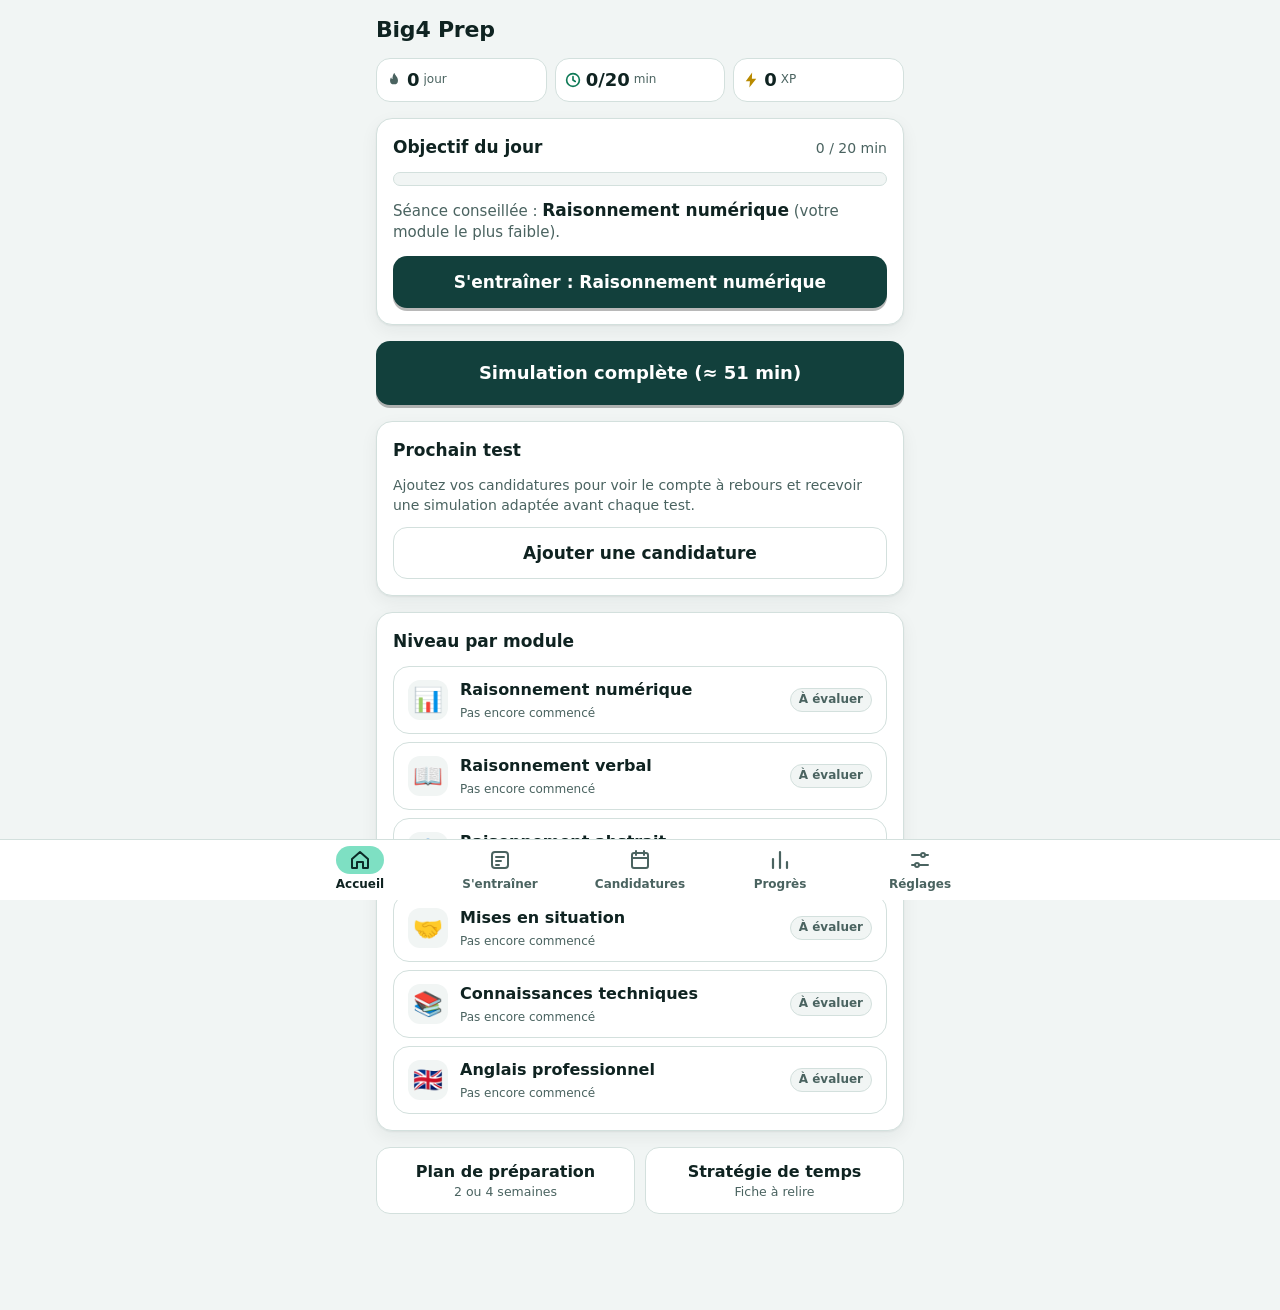
<file: index.html>
<!DOCTYPE html>
<html lang="fr">
<head>
  <meta charset="utf-8">
  <meta name="viewport" content="width=device-width, initial-scale=1, viewport-fit=cover">
  <title>Big4 Prep</title>
  <meta name="description" content="Entraînement aux tests en ligne de recrutement des Big 4 pour l'audit : numérique, verbal, logique, mises en situation, technique. Hors ligne.">
  <meta name="theme-color" content="#f1f5f4" media="(prefers-color-scheme: light)">
  <meta name="theme-color" content="#0b1716" media="(prefers-color-scheme: dark)">
  <meta name="mobile-web-app-capable" content="yes">
  <meta name="apple-mobile-web-app-capable" content="yes">
  <meta name="apple-mobile-web-app-title" content="Big4 Prep">
  <meta name="apple-mobile-web-app-status-bar-style" content="default">
  <meta name="format-detection" content="telephone=no">
  <link rel="manifest" href="manifest.webmanifest">
  <link rel="icon" type="image/png" sizes="192x192" href="icons/icon-192.png">
  <link rel="apple-touch-icon" href="icons/apple-touch-icon.png">
  <link rel="stylesheet" href="css/style.css">
</head>
<body class="is-loading">
  <main id="main" class="main"></main>
  <nav id="nav" class="nav" aria-label="Navigation principale"></nav>
  <div id="sheet-layer"></div>
  <div id="modal-layer" class="modal-layer" hidden></div>
  <div id="toast" class="toast" role="status" aria-live="polite" hidden></div>
  <noscript><p style="padding:24px">Big4 Prep a besoin de JavaScript pour fonctionner.</p></noscript>

  <!-- Logique (pure, testée sous Node) -->
  <script src="js/core/util.js"></script>
  <script src="js/core/srs.js"></script>
  <script src="js/core/timer.js"></script>
  <script src="js/core/calc.js"></script>
  <script src="js/core/game.js"></script>
  <script src="js/core/content.js"></script>
  <script src="js/core/store.js"></script>
  <script src="js/core/merge.js"></script>
  <script src="js/core/scoring.js"></script>
  <script src="js/core/stats.js"></script>
  <script src="js/core/plan.js"></script>
  <script src="js/core/reminder.js"></script>
  <script src="js/core/chart.js"></script>
  <script src="js/gen/common.js"></script>
  <script src="js/gen/numeric.js"></script>
  <script src="js/gen/abstract.js"></script>
  <!-- Interface -->
  <script src="js/sync.js"></script>
  <script src="js/ui.js"></script>
  <script src="js/questions.js"></script>
  <script src="js/games.js"></script>
  <script src="js/app.js"></script>
</body>
</html>
</file>
<file: css/style.css>
/* Big4 Prep — feuille de style.
   Même charte qu'English Pro (formes, typographie, composants), avec une couleur d'accent
   différente : vert sapin et menthe au lieu du bleu marine et du jaune. */

:root {
  color-scheme: light;
  --paper: #f1f5f4;
  --surface: #ffffff;
  --ink: #0f2321;
  --ink-2: #4a6360;
  --line: #d3e0dd;
  --primary: #12403c;
  --on-primary: #ffffff;
  --mark: #7ee0c3;
  --on-mark: #0c2b28;
  --good: #0f7a57;
  --good-bg: #e2f4ec;
  --bad: #c2302a;
  --bad-bg: #fce8e6;
  --mid: #8a5a00;
  --mid-bg: #fff2cf;
  --flame: #e2570c;
  --heart: #d2326a;
  --bolt: #b98a00;
  --ice: #2a78d6;
  --series-1: #2a78d6;
  --series-2: #eb6834;
  --chart-surface: #ffffff;
  --shadow: 0 1px 2px rgba(15, 35, 33, .06), 0 6px 18px rgba(15, 35, 33, .06);
  --ui: ui-rounded, "SF Pro Rounded", system-ui, -apple-system, "Segoe UI", Roboto, "Helvetica Neue", Arial, sans-serif;
  --en: "Iowan Old Style", "Palatino Linotype", Palatino, "Book Antiqua", "Noto Serif", Georgia, serif;
  --radius: 16px;
  --tap: 52px;
}

@media (prefers-color-scheme: dark) {
  :root {
    color-scheme: dark;
    --paper: #0b1716;
    --surface: #13231f;
    --ink: #e9f3f1;
    --ink-2: #a5bcb8;
    --line: #24403b;
    --primary: #7ee0c3;
    --on-primary: #0c2b28;
    --mark: #3fbf9b;
    --on-mark: #06201b;
    --good: #4fd1a1;
    --good-bg: #0f3327;
    --bad: #ff8a80;
    --bad-bg: #40191a;
    --mid: #ffcf66;
    --mid-bg: #3a2c0a;
    --flame: #ff8a3d;
    --heart: #ff6f9c;
    --bolt: #ffdd55;
    --ice: #6aa9f2;
    --series-1: #3987e5;
    --series-2: #d95926;
    --chart-surface: #13231f;
    --shadow: none;
  }
}

* { box-sizing: border-box; }
html { -webkit-text-size-adjust: 100%; }
body {
  margin: 0;
  background: var(--paper);
  color: var(--ink);
  font-family: var(--ui);
  font-size: 17px;
  line-height: 1.45;
  -webkit-tap-highlight-color: transparent;
  overscroll-behavior-y: contain;
}
h1, h2, h3, p { margin: 0; }
button { font: inherit; color: inherit; cursor: pointer; touch-action: manipulation; }
button:disabled { cursor: default; }
[hidden] { display: none !important; }
.en { font-family: var(--en); }
.center { text-align: center; }
.visually-hidden { position: absolute; width: 1px; height: 1px; overflow: hidden; clip: rect(0 0 0 0); white-space: nowrap; }
:focus-visible { outline: 3px solid var(--ice); outline-offset: 2px; }

.main {
  max-width: 560px;
  margin: 0 auto;
  padding: calc(14px + env(safe-area-inset-top)) 16px calc(96px + env(safe-area-inset-bottom));
  display: flex;
  flex-direction: column;
  gap: 16px;
}
.main-sub { padding-bottom: calc(32px + env(safe-area-inset-bottom)); }
.is-loading .main::before { content: "Chargement du contenu…"; color: var(--ink-2); padding: 40px 0; text-align: center; }

/* ---------- Barre d'onglets ---------- */
.nav {
  position: fixed; left: 0; right: 0; bottom: 0; z-index: 5;
  display: flex; justify-content: center;
  background: var(--surface);
  border-top: 1px solid var(--line);
  padding-bottom: env(safe-area-inset-bottom);
}
.tab {
  flex: 1 1 0; max-width: 140px; min-height: 60px;
  display: flex; flex-direction: column; align-items: center; justify-content: center; gap: 2px;
  background: none; border: 0; color: var(--ink-2); font-size: 12px; font-weight: 600;
}
.tab[aria-current="page"] { color: var(--ink); }
.tab[aria-current="page"] .icon { background: var(--mark); color: var(--on-mark); }
.tab .icon { display: grid; place-items: center; width: 48px; height: 28px; border-radius: 14px; }
.icon { display: inline-flex; vertical-align: middle; }
.icon svg { display: block; }

/* ---------- Accueil ---------- */
.home-head { display: flex; flex-direction: column; gap: 12px; }
.brand { font-size: 22px; font-weight: 800; letter-spacing: -.01em; }
.pills { display: grid; grid-template-columns: repeat(3, 1fr); gap: 8px; }
.pill {
  display: flex; align-items: center; gap: 5px; min-height: 44px; padding: 6px 10px;
  background: var(--surface); border: 1px solid var(--line); border-radius: 14px; white-space: nowrap; overflow: hidden;
}
.pill strong { font-size: 18px; font-variant-numeric: tabular-nums; }
.pill-label { font-size: 12px; color: var(--ink-2); overflow: hidden; text-overflow: ellipsis; }
.pill-streak .icon { color: var(--ink-2); }
.pill-streak.is-on .icon:first-child { color: var(--flame); }
.pill-streak .freeze { color: var(--ice); }
.pill-hearts .icon { color: var(--heart); }
.pill-xp .icon { color: var(--bolt); }

.card {
  background: var(--surface); border: 1px solid var(--line); border-radius: var(--radius);
  padding: 16px; display: flex; flex-direction: column; gap: 12px; box-shadow: var(--shadow);
}
.card h2 { font-size: 17px; font-weight: 700; }
.goal-top { display: flex; align-items: baseline; justify-content: space-between; gap: 8px; }
.goal-xp { font-size: 14px; color: var(--ink-2); font-variant-numeric: tabular-nums; white-space: nowrap; }
.due-line { font-size: 15px; color: var(--ink-2); }
.due-line strong { color: var(--ink); font-size: 17px; }
.cta-note { font-size: 13.5px; color: var(--ink-2); }

.bar { height: 14px; background: var(--paper); border: 1px solid var(--line); border-radius: 8px; overflow: hidden; }
.bar-fill { height: 100%; background: var(--mark); border-radius: 7px; transition: width .35s ease; min-width: 0; }
.bar-done .bar-fill { background: var(--good); }
.bar-thin { height: 8px; }
.bar-session { flex: 1; height: 12px; }

.duo { display: grid; grid-template-columns: 1fr 1fr; gap: 10px; }
.section-title { font-size: 15px; font-weight: 700; color: var(--ink-2); margin: 4px 2px 8px; }
.page-title { font-size: 24px; font-weight: 800; }
.lead { color: var(--ink-2); font-size: 15.5px; }
.empty { color: var(--ink-2); font-size: 15px; padding: 8px 2px; }

.theme-list { display: flex; flex-direction: column; gap: 8px; }
.theme-row {
  display: flex; align-items: center; gap: 12px; width: 100%; text-align: left; min-height: 68px;
  background: var(--surface); border: 1px solid var(--line); border-radius: var(--radius); padding: 10px 14px;
}
.theme-icon { font-size: 24px; width: 40px; height: 40px; display: grid; place-items: center; background: var(--paper); border-radius: 12px; flex: none; }
.theme-body { flex: 1; display: flex; flex-direction: column; gap: 4px; min-width: 0; }
.theme-title { font-weight: 700; font-size: 16px; }
.theme-meta { font-size: 12.5px; color: var(--ink-2); }
.theme-pct { font-weight: 700; font-variant-numeric: tabular-nums; font-size: 15px; flex: none; }
.theme-desc { color: var(--ink-2); font-size: 15px; }

.banner { border-radius: 12px; padding: 10px 14px; font-size: 14.5px; display: flex; gap: 10px; align-items: center; justify-content: space-between; }
.banner-info { background: var(--mid-bg); color: var(--ink); }
.banner-warn { background: var(--bad-bg); color: var(--ink); }

/* ---------- Boutons ---------- */
.btn {
  min-height: var(--tap); padding: 12px 18px; border-radius: 14px; border: 1px solid transparent;
  font-weight: 700; font-size: 17px; display: inline-flex; align-items: center; justify-content: center; text-align: center;
}
.btn-block { width: 100%; }
.btn-primary { background: var(--primary); color: var(--on-primary); box-shadow: 0 3px 0 rgba(0, 0, 0, .28); }
.btn-primary:active { transform: translateY(2px); box-shadow: 0 1px 0 rgba(0, 0, 0, .28); }
.btn-primary:disabled { background: var(--line); color: var(--ink-2); box-shadow: none; transform: none; }
.btn-soft { background: var(--surface); border-color: var(--line); flex-direction: column; gap: 0; }
.btn-quiet { background: none; color: var(--ink-2); }
.btn-danger { background: var(--bad-bg); color: var(--bad); border-color: var(--bad); }
.btn-title { font-size: 16px; }
.btn-sub { font-size: 12.5px; font-weight: 500; color: var(--ink-2); }
.link { background: none; border: 0; padding: 8px 4px; color: var(--ink); text-decoration: underline; text-underline-offset: 3px; font-size: 14.5px; font-weight: 600; min-height: 40px; white-space: nowrap; }
.link-danger { color: var(--bad); }
.icon-btn { width: 44px; height: 44px; display: grid; place-items: center; background: none; border: 0; border-radius: 12px; color: var(--ink-2); flex: none; }

/* ---------- Sous-écrans ---------- */
.sub-head { display: flex; align-items: center; gap: 4px; margin-left: -10px; }
.sub-head h1 { font-size: 21px; font-weight: 800; }
.stat-row, .stat-grid { display: grid; grid-template-columns: repeat(3, 1fr); gap: 8px; }
.stat-grid { grid-template-columns: repeat(2, 1fr); }
.stat-box { background: var(--paper); border: 1px solid var(--line); border-radius: 12px; padding: 10px 8px; text-align: center; display: flex; flex-direction: column; gap: 2px; }
.stat-grid .stat-box, .summary .stat-box { background: var(--surface); }
.stat-box strong { font-size: 20px; font-variant-numeric: tabular-nums; }
.stat-box span { font-size: 12.5px; color: var(--ink-2); }
.term-list, .word-list, .missed, .pair-list { list-style: none; margin: 0; padding: 0; display: flex; flex-direction: column; gap: 6px; }
.term-list li { display: flex; align-items: center; gap: 10px; background: var(--surface); border: 1px solid var(--line); border-radius: 12px; padding: 8px 12px; }
.term-list .en { font-weight: 700; }
.term-fr { color: var(--ink-2); font-size: 15px; flex: 1; }

/* ---------- Session ---------- */
.main-session { min-height: 100vh; min-height: 100dvh; padding-bottom: 0; gap: 12px; }
.session-head { display: flex; align-items: center; gap: 8px; margin-left: -10px; }
.session-hearts { display: flex; align-items: center; gap: 4px; color: var(--heart); font-weight: 800; font-size: 18px; }
.session-hearts strong { color: var(--ink); font-variant-numeric: tabular-nums; }
.session-hearts.is-muted { opacity: .45; }
.session-body { flex: 1; display: flex; flex-direction: column; gap: 14px; padding-bottom: 12px; }
.session-foot {
  position: sticky; bottom: 0; margin: 0 -16px; padding: 12px 16px calc(14px + env(safe-area-inset-bottom));
  background: linear-gradient(to top, var(--paper) 78%, transparent);
}
.session-foot.has-feedback { position: static; padding: 0; background: none; }
.ex-meta { display: flex; }
.tag { font-size: 12.5px; font-weight: 700; padding: 3px 10px; border-radius: 999px; background: var(--surface); border: 1px solid var(--line); color: var(--ink-2); }
.tag-new { background: var(--mark); color: var(--on-mark); border-color: transparent; }
.tag-retry { background: var(--bad-bg); color: var(--bad); border-color: transparent; }
.instruction { font-size: 20px; font-weight: 800; line-height: 1.25; }
.ex { display: flex; flex-direction: column; gap: 14px; }
.sentence { font-size: 21px; line-height: 1.5; white-space: pre-line; }
.sentence.fr { font-size: 19px; font-weight: 600; }
.sentence.question { font-size: 18px; }
.blank {
  display: inline-block; min-width: 3.4em; padding: 0 .35em; margin: 0; text-align: center;
  background: var(--mark); color: var(--on-mark); border-radius: 4px; font-weight: 600;
  box-decoration-break: clone; -webkit-box-decoration-break: clone;
}
.hint { font-size: 14.5px; color: var(--ink-2); }
.hint span { font-style: italic; }
.hint-reveal { background: var(--mid-bg); color: var(--ink); padding: 8px 12px; border-radius: 10px; font-size: 16px; }
.hint-reveal span { font-style: normal; font-weight: 700; }
.hint-btn { align-self: flex-start; white-space: normal; text-align: left; }

.answer-input, .input {
  width: 100%; min-height: var(--tap); padding: 12px 14px; font-size: 19px; color: var(--ink);
  background: var(--surface); border: 2px solid var(--line); border-radius: 14px; font-family: var(--ui); resize: none;
}
.answer-input.en { font-family: var(--en); }
.answer-input:focus, .input:focus { outline: none; border-color: var(--ink); }
.answer-input.is-right { border-color: var(--good); background: var(--good-bg); }
.answer-input.is-wrong { border-color: var(--bad); background: var(--bad-bg); }
.answer-input.is-almost { border-color: var(--mid); background: var(--mid-bg); }

.choices { display: flex; flex-direction: column; gap: 10px; }
.choices-bank { flex-direction: row; flex-wrap: wrap; }
.choice, .chip, .pair, .word {
  background: var(--surface); border: 2px solid var(--line); border-radius: 14px; color: var(--ink);
  box-shadow: 0 2px 0 var(--line);
}
.choice { min-height: var(--tap); padding: 12px 14px; text-align: left; font-size: 18px; line-height: 1.35; }
.choice.fr { font-size: 16.5px; }
.choices-bank .choice { flex: 1 1 40%; text-align: center; }
.choice[aria-pressed="true"], .pair[aria-pressed="true"], .word[aria-pressed="true"] { border-color: var(--ink); box-shadow: 0 2px 0 var(--ink); background: var(--mark); color: var(--on-mark); }
.is-right, .choice.is-right { border-color: var(--good) !important; background: var(--good-bg) !important; color: var(--ink) !important; box-shadow: none !important; }
.is-wrong, .choice.is-wrong { border-color: var(--bad) !important; background: var(--bad-bg) !important; color: var(--ink) !important; box-shadow: none !important; }
.is-target { border-color: var(--good) !important; background: var(--good-bg) !important; text-decoration: line-through; text-decoration-color: var(--bad); }

.order-answer {
  min-height: 116px; padding: 10px; display: flex; flex-wrap: wrap; align-content: flex-start; align-items: center; gap: 8px;
  border: 2px dashed var(--line); border-radius: 14px; background: var(--surface);
}
.order-pool, .words { display: flex; flex-wrap: wrap; gap: 8px; }
.chip, .word { min-height: 46px; padding: 8px 14px; font-size: 19px; }
.order-end { font-family: var(--en); font-size: 22px; font-weight: 700; }
.words { gap: 6px 6px; }
.word { padding: 6px 10px; }

.pairs { display: grid; grid-template-columns: 1fr 1fr; gap: 10px; }
.pairs-col { display: flex; flex-direction: column; gap: 10px; }
.pair { min-height: 60px; padding: 8px 10px; font-size: 16px; line-height: 1.25; }
.pair.en { font-size: 17.5px; }
.pair:disabled { opacity: .75; }

.audio { display: flex; align-items: center; gap: 16px; }
.play { width: 84px; height: 84px; border-radius: 50%; border: 0; background: var(--primary); color: var(--on-primary); display: grid; place-items: center; box-shadow: 0 4px 0 rgba(0, 0, 0, .28); flex: none; }
.play:active { transform: translateY(2px); box-shadow: 0 2px 0 rgba(0, 0, 0, .28); }
.audio-side { display: flex; flex-direction: column; align-items: flex-start; gap: 8px; }
.audio-label { font-size: 14px; color: var(--ink-2); }
.chip-toggle { min-height: 40px; padding: 6px 14px; border-radius: 999px; border: 2px solid var(--line); background: var(--surface); font-size: 14.5px; font-weight: 700; }
.chip-toggle[aria-pressed="true"] { background: var(--mark); color: var(--on-mark); border-color: var(--ink); }
.speak { width: 40px; height: 40px; border-radius: 50%; border: 1px solid var(--line); background: var(--surface); color: var(--ink); display: inline-grid; place-items: center; flex: none; vertical-align: middle; }
.speak-inline { margin-left: 6px; }

.chart-card { margin: 0; background: var(--chart-surface); border: 1px solid var(--line); border-radius: var(--radius); padding: 10px 8px 4px; }
.ep-chart { width: 100%; height: auto; display: block; font-family: var(--ui); }
.ep-chart-title { font-size: 13px; font-weight: 700; fill: var(--ink); }
.ep-chart-legend, .ep-chart-label { font-size: 11px; fill: var(--ink-2); }
.ep-chart-value { font-size: 11px; font-weight: 700; fill: var(--ink); font-variant-numeric: tabular-nums; }
.ep-chart-grid { stroke: var(--line); stroke-width: 1; stroke-dasharray: 2 4; }
.ep-chart-axis { stroke: var(--ink-2); stroke-width: 1; }

/* ---------- Retour après réponse ---------- */
.feedback {
  margin: 0 0; padding: 16px 16px calc(16px + env(safe-area-inset-bottom));
  border-top: 3px solid var(--line); display: flex; flex-direction: column; gap: 8px;
  animation: rise .18s ease-out;
}
@keyframes rise { from { transform: translateY(14px); opacity: 0; } to { transform: none; opacity: 1; } }
.fb-correct { background: var(--good-bg); border-color: var(--good); }
.fb-almost { background: var(--mid-bg); border-color: var(--mid); }
.fb-wrong { background: var(--bad-bg); border-color: var(--bad); }
.fb-title { font-size: 20px; font-weight: 800; }
.fb-correct .fb-title { color: var(--good); }
.fb-almost .fb-title { color: var(--mid); }
.fb-wrong .fb-title { color: var(--bad); }
.fb-label { font-size: 14px; font-weight: 700; color: var(--ink-2); }
.fb-answer { display: flex; align-items: center; justify-content: space-between; gap: 8px; }
.answer-line { font-size: 19px; line-height: 1.4; font-weight: 600; }
.fb-answer-quiet .answer-line { font-weight: 400; font-size: 17px; }
.answer-sub { font-size: 15.5px; color: var(--ink-2); }
.answer-line mark, mark { background: var(--mark); color: var(--on-mark); padding: 0 .25em; border-radius: 3px; }
.fb-explain { font-size: 15.5px; }
.fb-note { font-size: 14px; color: var(--ink-2); }
.fb-heart { font-size: 14.5px; font-weight: 700; color: var(--heart); display: flex; align-items: center; gap: 4px; }
.btn-continue { margin-top: 6px; background: var(--ink); color: var(--paper); }
.fb-correct .btn-continue { background: var(--good); color: #fff; }
.fb-wrong .btn-continue { background: var(--bad); color: #fff; }
@media (prefers-color-scheme: dark) {
  .fb-correct .btn-continue, .fb-wrong .btn-continue { color: #0b1716; }
}
.pair-list li { font-size: 16px; }
.pair-list .en { font-weight: 700; }

/* ---------- Fin de session ---------- */
.summary { display: flex; flex-direction: column; gap: 16px; padding-top: 24px; text-align: center; }
.summary h1 { font-size: 26px; font-weight: 800; }
.summary .card { text-align: left; }
.sum-badge { width: 96px; height: 96px; border-radius: 50%; background: var(--mark); color: var(--on-mark); display: grid; place-items: center; margin: 0 auto; }
.sum-note { font-size: 15px; display: flex; gap: 6px; align-items: flex-start; }
.sum-note .icon { flex: none; margin-top: 1px; }
.sum-good .icon { color: var(--flame); }

/* ---------- Flashcards ---------- */
.flash-card {
  flex: 1; min-height: 300px; background: var(--surface); border: 1px solid var(--line); border-radius: 22px; box-shadow: var(--shadow);
  padding: 24px 20px; display: flex; flex-direction: column; justify-content: center; gap: 14px; text-align: center;
}
.flash-side { font-size: 13px; color: var(--ink-2); font-weight: 700; }
.flash-main { font-size: 28px; line-height: 1.25; font-weight: 700; }
.flash-main.fr { font-size: 25px; }
.flash-fr { font-size: 19px; color: var(--ink-2); }
.flash-example { font-size: 18px; line-height: 1.45; border-top: 1px solid var(--line); padding-top: 14px; }
.flash-count { font-size: 14px; color: var(--ink-2); font-variant-numeric: tabular-nums; white-space: nowrap; }
.trio { display: grid; grid-template-columns: repeat(3, 1fr); gap: 8px; }
.trio .btn { padding: 12px 6px; font-size: 16px; }
.btn-bad { background: var(--bad-bg); color: var(--bad); border-color: var(--bad); }
.btn-mid { background: var(--mid-bg); color: var(--mid); border-color: var(--mid); }
.btn-good { background: var(--good-bg); color: var(--good); border-color: var(--good); }

/* ---------- Formulaires, réglages ---------- */
.form { gap: 14px; }
.field { display: flex; flex-direction: column; gap: 6px; font-size: 14.5px; font-weight: 700; color: var(--ink-2); }
.field-row { flex-direction: row; align-items: center; justify-content: space-between; }
.input { font-size: 17px; font-weight: 400; }
.input-time { width: auto; min-width: 130px; }
select.input { appearance: none; -webkit-appearance: none; background-image: linear-gradient(45deg, transparent 50%, var(--ink-2) 50%), linear-gradient(135deg, var(--ink-2) 50%, transparent 50%); background-position: calc(100% - 22px) 55%, calc(100% - 16px) 55%; background-size: 6px 6px; background-repeat: no-repeat; padding-right: 40px; }
.code { font-family: ui-monospace, SFMono-Regular, Menlo, Consolas, monospace; font-size: 12.5px; min-height: 160px; }
.form-error { color: var(--bad); font-size: 14.5px; font-weight: 600; }
.setting { display: flex; flex-direction: column; gap: 6px; }
.setting-row { flex-direction: row; align-items: center; justify-content: space-between; gap: 12px; }
.setting-label { font-size: 14.5px; font-weight: 700; color: var(--ink-2); }
.seg { display: flex; gap: 0; border: 2px solid var(--line); border-radius: 14px; overflow: hidden; background: var(--paper); }
.seg-btn { flex: 1; min-height: 48px; border: 0; background: none; font-weight: 700; font-size: 15.5px; color: var(--ink-2); padding: 6px 4px; }
.seg-btn + .seg-btn { border-left: 2px solid var(--line); }
.seg-btn[aria-pressed="true"] { background: var(--mark); color: var(--on-mark); }
.switch { width: 58px; height: 34px; border-radius: 17px; border: 2px solid var(--line); background: var(--paper); padding: 0; position: relative; flex: none; }
.switch-knob { position: absolute; top: 3px; left: 3px; width: 24px; height: 24px; border-radius: 50%; background: var(--ink-2); transition: transform .15s; }
.switch[aria-checked="true"] { background: var(--good); border-color: var(--good); }
.switch[aria-checked="true"] .switch-knob { transform: translateX(24px); background: #fff; }
.switch:disabled { opacity: .45; }

.word-item { display: flex; align-items: flex-start; justify-content: space-between; gap: 8px; background: var(--surface); border: 1px solid var(--line); border-radius: 12px; padding: 10px 12px; }
.word-main { display: flex; flex-direction: column; gap: 2px; min-width: 0; }
.word-en { font-weight: 700; font-size: 18px; }
.word-ex { font-size: 15px; color: var(--ink-2); font-style: italic; }
.word-status { font-size: 12.5px; color: var(--ink-2); }

.table { width: 100%; border-collapse: collapse; font-size: 15px; }
.table th, .table td { padding: 8px 4px; border-bottom: 1px solid var(--line); text-align: left; }
.table thead th { font-size: 12.5px; color: var(--ink-2); }
.table tbody th { font-weight: 600; }
.table td { font-variant-numeric: tabular-nums; white-space: nowrap; text-align: right; }
.table thead th:not(:first-child) { text-align: right; }
.missed { counter-reset: m; gap: 0; }
.missed li { display: flex; flex-wrap: wrap; align-items: baseline; gap: 4px 10px; padding: 8px 0; border-bottom: 1px solid var(--line); font-size: 15.5px; }
.missed li:last-child { border-bottom: 0; }
.missed-n { margin-left: auto; font-size: 13px; color: var(--bad); font-weight: 700; white-space: nowrap; }

.week { display: grid; grid-template-columns: repeat(7, 1fr); gap: 6px; align-items: end; }
.week-col { display: flex; flex-direction: column; align-items: center; gap: 4px; }
.week-val { font-size: 11px; color: var(--ink-2); min-height: 14px; font-variant-numeric: tabular-nums; }
.week-track { width: 100%; height: 84px; display: flex; align-items: flex-end; background: var(--paper); border-radius: 6px; overflow: hidden; }
.week-bar { width: 100%; background: var(--series-1); border-radius: 4px 4px 0 0; min-height: 0; }
.week-day { font-size: 12px; color: var(--ink-2); }
.week-col.is-today .week-day { color: var(--ink); font-weight: 800; }

/* ---------- Modale, message ---------- */
.modal-layer { position: fixed; inset: 0; z-index: 20; background: rgba(8, 12, 24, .55); display: flex; align-items: flex-end; justify-content: center; padding: 16px; }
.modal { width: 100%; max-width: 520px; background: var(--surface); border-radius: 20px; padding: 20px; display: flex; flex-direction: column; gap: 14px; margin-bottom: env(safe-area-inset-bottom); max-height: 86vh; overflow: auto; }
.modal-title { font-size: 19px; font-weight: 800; }
.modal-body { display: flex; flex-direction: column; gap: 10px; font-size: 16px; }
.modal-actions { display: flex; gap: 10px; justify-content: flex-end; flex-wrap: wrap; }
.modal-actions .btn { flex: 1 1 auto; }
.toast {
  position: fixed; left: 50%; bottom: calc(84px + env(safe-area-inset-bottom)); transform: translate(-50%, 10px); z-index: 30;
  max-width: min(92vw, 480px); background: var(--ink); color: var(--paper); padding: 12px 16px; border-radius: 14px;
  font-size: 15px; font-weight: 600; opacity: 0; transition: opacity .2s, transform .2s; text-align: center;
}
.toast.show { opacity: 1; transform: translate(-50%, 0); }
.in-sub .toast { bottom: calc(110px + env(safe-area-inset-bottom)); }

@media (min-width: 700px) {
  .modal-layer { align-items: center; }
}
@media (prefers-reduced-motion: reduce) {
  * { animation: none !important; transition: none !important; }
}

/* ---------- Synchronisation ---------- */
.howto { border: 1px solid var(--line); border-radius: 12px; padding: 10px 14px; background: var(--paper); font-size: 14.5px; }
.howto summary { font-weight: 700; cursor: pointer; min-height: 32px; display: flex; align-items: center; }
.howto ol { margin: 8px 0 2px; padding-left: 20px; display: flex; flex-direction: column; gap: 6px; }
.code-input { font-family: ui-monospace, SFMono-Regular, Menlo, Consolas, monospace; font-size: 15px; }

/* ======================================================================
   Big4 Prep — composants propres à l'application
   ====================================================================== */
:root { --fig-ink: var(--ink); --fig-grey: #8fa5a1; --warn: #b4560a; --series-1: #1f8a70; --series-3: #8a5cd6; }
.pill { padding: 6px 8px; gap: 4px; }
.pill .icon svg { width: 18px; height: 18px; }
@media (prefers-color-scheme: dark) { :root { --fig-grey: #6f8a85; --warn: #ffb066; --series-1: #3fbf9b; } }

.pill-goal .icon { color: var(--good); }
.level { font-size: 12px; font-weight: 800; padding: 2px 8px; border-radius: 999px; white-space: nowrap; }
.level-eval { background: var(--paper); color: var(--ink-2); border: 1px solid var(--line); }
.level-low { background: var(--bad-bg); color: var(--bad); }
.level-mid { background: var(--mid-bg); color: var(--mid); }
.level-good { background: var(--good-bg); color: var(--good); }
.level-top { background: var(--good); color: #fff; }
.speed { font-size: 12px; color: var(--ink-2); }
.speed-slow { color: var(--warn); font-weight: 700; }
.btn-hero { min-height: 64px; font-size: 18px; }
.next-app { display: flex; align-items: center; justify-content: space-between; gap: 12px; }
.countdown { font-size: 26px; font-weight: 800; font-variant-numeric: tabular-nums; line-height: 1; text-align: right; }
.countdown small { display: block; font-size: 12px; font-weight: 600; color: var(--ink-2); }
.muted { color: var(--ink-2); font-size: 14px; }
.row { display: flex; align-items: center; gap: 10px; }
.row-between { justify-content: space-between; }
.grid-2 { display: grid; grid-template-columns: 1fr 1fr; gap: 10px; }
.chip-list { display: flex; flex-wrap: wrap; gap: 6px; }
.chip-static { font-size: 12.5px; font-weight: 700; padding: 3px 10px; border-radius: 999px; background: var(--paper); border: 1px solid var(--line); }

/* Lancement d'une question */
.run-head { display: flex; align-items: center; gap: 8px; margin-left: -10px; position: sticky; top: 0; z-index: 4; background: var(--paper); padding: 6px 0; }
.run-count { font-size: 14px; color: var(--ink-2); font-variant-numeric: tabular-nums; white-space: nowrap; }
.clock { font-variant-numeric: tabular-nums; font-weight: 800; font-size: 17px; padding: 4px 10px; border-radius: 10px; background: var(--surface); border: 1px solid var(--line); white-space: nowrap; }
.clock.is-over { color: var(--warn); border-color: var(--warn); }
.clock.is-low { color: var(--bad); border-color: var(--bad); background: var(--bad-bg); }
.calc-btn { width: 46px; height: 46px; border-radius: 12px; border: 1px solid var(--line); background: var(--surface); display: grid; place-items: center; flex: none; color: var(--ink); }
.q-prompt { font-size: 18.5px; font-weight: 700; line-height: 1.35; }
.q-prompt.en, .passage.en, .choice.en { font-family: var(--en); }
.q-sub { font-size: 14px; color: var(--ink-2); }
.data-table { width: 100%; border-collapse: collapse; font-size: 14.5px; background: var(--surface); border: 1px solid var(--line); border-radius: 12px; overflow: hidden; }
.data-table caption { text-align: left; font-weight: 700; font-size: 13.5px; padding: 0 2px 6px; }
.data-table th, .data-table td { padding: 7px 8px; border-bottom: 1px solid var(--line); text-align: right; font-variant-numeric: tabular-nums; }
.data-table th:first-child, .data-table td:first-child { text-align: left; }
.data-table thead th { font-size: 12.5px; color: var(--ink-2); background: var(--paper); }
.data-table tr:last-child td { border-bottom: 0; }
.table-wrap { overflow-x: auto; -webkit-overflow-scrolling: touch; }
.passage { background: var(--surface); border: 1px solid var(--line); border-radius: var(--radius); padding: 14px; font-size: 16px; line-height: 1.55; max-height: 42vh; overflow-y: auto; }
.passage h3 { font-size: 15px; margin-bottom: 6px; }
.statement { font-size: 18px; font-weight: 700; border-left: 4px solid var(--mark); padding: 4px 0 4px 12px; }
.vfn { display: grid; grid-template-columns: 1fr 1fr 1fr; gap: 8px; }
.vfn .choice { text-align: center; font-size: 15.5px; padding: 10px 6px; }
.choice-letter { display: inline-grid; place-items: center; width: 26px; height: 26px; border-radius: 8px; background: var(--paper); border: 1px solid var(--line); font-size: 13px; font-weight: 800; margin-right: 10px; flex: none; }
.choice { display: flex; align-items: center; }
.choice[aria-pressed="true"] .choice-letter { background: var(--surface); }

.fig { width: 100%; height: auto; display: block; }
.fig-black { fill: var(--fig-ink); stroke: var(--fig-ink); stroke-width: 2.5; }
.fig-white { fill: var(--surface); stroke: var(--fig-ink); stroke-width: 2.5; }
.fig-grey { fill: var(--fig-grey); stroke: var(--fig-ink); stroke-width: 2.5; }
.fig-line { stroke: var(--fig-ink); stroke-width: 2.5; }
.seq { display: grid; grid-template-columns: repeat(6, 1fr); gap: 6px; }
.seq-cell { background: var(--surface); border: 1px solid var(--line); border-radius: 10px; padding: 4px; aspect-ratio: 1; display: grid; place-items: center; }
.seq-q { font-size: 28px; font-weight: 800; color: var(--ink-2); border-style: dashed; }
.fig-choices { display: grid; grid-template-columns: repeat(5, 1fr); gap: 8px; }
.fig-choice { position: relative; background: var(--surface); border: 2px solid var(--line); border-radius: 12px; padding: 4px 4px 18px; box-shadow: 0 2px 0 var(--line); }
.fig-choice .fig-label { position: absolute; bottom: 2px; left: 0; right: 0; text-align: center; font-size: 12px; font-weight: 800; color: var(--ink-2); }
.fig-choice[aria-pressed="true"] { border-color: var(--ink); background: var(--mark); box-shadow: 0 2px 0 var(--ink); }
.terms { display: flex; flex-wrap: wrap; gap: 8px; align-items: center; font-size: 24px; font-weight: 800; font-variant-numeric: tabular-nums; }
.terms span { background: var(--surface); border: 1px solid var(--line); border-radius: 10px; padding: 6px 12px; }
.terms .t-q { border-style: dashed; color: var(--ink-2); }

.sjt-situation { background: var(--surface); border: 1px solid var(--line); border-radius: var(--radius); padding: 14px; font-size: 16px; line-height: 1.5; }
.sjt-opt { background: var(--surface); border: 2px solid var(--line); border-radius: 14px; padding: 10px 12px; display: flex; flex-direction: column; gap: 8px; }
.sjt-opt-text { font-size: 15.5px; line-height: 1.4; }
.sjt-marks { display: flex; gap: 8px; }
.sjt-mark { flex: 1; min-height: 40px; border-radius: 10px; border: 2px solid var(--line); background: var(--paper); font-size: 13.5px; font-weight: 700; color: var(--ink-2); }
.sjt-mark[aria-pressed="true"].best { background: var(--good-bg); border-color: var(--good); color: var(--good); }
.sjt-mark[aria-pressed="true"].worst { background: var(--bad-bg); border-color: var(--bad); color: var(--bad); }
.sjt-opt.is-best { border-color: var(--good); }
.sjt-opt.is-worst { border-color: var(--bad); }
.rank-btn { display: flex; align-items: center; gap: 12px; text-align: left; width: 100%; }
.rank-badge { width: 34px; height: 34px; border-radius: 50%; border: 2px dashed var(--line); display: grid; place-items: center; font-weight: 800; flex: none; }
.rank-badge.is-set { background: var(--mark); color: var(--on-mark); border: 2px solid var(--ink); }
.score-dots { font-size: 12.5px; font-weight: 800; color: var(--ink-2); }

.fb-steps { margin: 0; padding-left: 20px; display: flex; flex-direction: column; gap: 4px; font-size: 15px; }
.fb-tip { font-size: 14.5px; background: var(--surface); border: 1px dashed var(--line); border-radius: 10px; padding: 8px 10px; }
.fb-err { font-size: 14px; font-weight: 700; color: var(--bad); }
.fb-time { font-size: 13.5px; color: var(--ink-2); }
.fb-ref { font-size: 13.5px; color: var(--ink-2); font-style: italic; }
.fb-opts { list-style: none; margin: 0; padding: 0; display: flex; flex-direction: column; gap: 8px; }
.fb-opts li { font-size: 14.5px; background: var(--surface); border-radius: 10px; padding: 8px 10px; border: 1px solid var(--line); }
.fb-opts strong { display: block; }

/* Calculatrice et brouillon */
.sheet { position: fixed; left: 0; right: 0; bottom: 0; z-index: 20; background: var(--surface); border-top: 1px solid var(--line); border-radius: 18px 18px 0 0; box-shadow: 0 -8px 30px rgba(0,0,0,.18); padding: 10px 12px calc(12px + env(safe-area-inset-bottom)); max-width: 560px; margin: 0 auto; animation: rise .18s ease-out; }
.sheet-head { display: flex; align-items: center; gap: 8px; margin-bottom: 8px; }
.sheet-tabs { display: flex; gap: 6px; flex: 1; }
.sheet-tab { min-height: 36px; padding: 4px 12px; border-radius: 999px; border: 1px solid var(--line); background: var(--paper); font-weight: 700; font-size: 14px; }
.sheet-tab[aria-pressed="true"] { background: var(--mark); color: var(--on-mark); border-color: var(--ink); }
.calc-screen { background: var(--paper); border: 1px solid var(--line); border-radius: 12px; padding: 8px 12px; text-align: right; min-height: 64px; display: flex; flex-direction: column; justify-content: center; }
.calc-expr { font-size: 15px; color: var(--ink-2); min-height: 20px; word-break: break-all; font-variant-numeric: tabular-nums; }
.calc-val { font-size: 28px; font-weight: 800; font-variant-numeric: tabular-nums; word-break: break-all; }
.calc-keys { display: grid; grid-template-columns: repeat(5, 1fr); gap: 6px; margin-top: 8px; }
.ck { min-height: 50px; border-radius: 12px; border: 1px solid var(--line); background: var(--paper); font-size: 20px; font-weight: 700; }
.ck-op { background: var(--surface); color: var(--ink); }
.ck-eq { background: var(--primary); color: var(--on-primary); border-color: transparent; }
.ck-fn { font-size: 15px; color: var(--ink-2); }
.scratch { width: 100%; min-height: 220px; font-size: 16px; }
.with-sheet { padding-bottom: 420px !important; }

/* Bilan */
.big-score { font-size: 46px; font-weight: 800; line-height: 1; font-variant-numeric: tabular-nums; }
.percentile { font-size: 15px; }
.note-estim { font-size: 12.5px; color: var(--ink-2); }
.err-bars { display: flex; flex-direction: column; gap: 8px; }
.err-row { display: grid; grid-template-columns: 1fr auto; gap: 4px 10px; font-size: 14px; align-items: center; }
.err-row .bar { grid-column: 1 / -1; height: 8px; }
.err-row .bar-fill { background: var(--bad); }
.review-list { display: flex; flex-direction: column; gap: 8px; }
.review-item { background: var(--surface); border: 1px solid var(--line); border-radius: 12px; padding: 10px 12px; font-size: 14.5px; }
.review-item summary { cursor: pointer; font-weight: 700; display: flex; gap: 8px; align-items: baseline; }
.review-item summary .tag { flex: none; }
.tag-ok { background: var(--good-bg); color: var(--good); border-color: transparent; }
.tag-ko { background: var(--bad-bg); color: var(--bad); border-color: transparent; }
.tag-skip { background: var(--paper); }

/* Plan */
.plan-list { list-style: none; margin: 0; padding: 0; display: flex; flex-direction: column; gap: 6px; }
.plan-day { display: grid; grid-template-columns: 74px 1fr; gap: 10px; background: var(--surface); border: 1px solid var(--line); border-radius: 12px; padding: 8px 10px; font-size: 14.5px; }
.plan-day.is-today { border: 2px solid var(--ink); }
.plan-day.is-past { opacity: .55; }
.plan-date { font-weight: 800; font-variant-numeric: tabular-nums; }
.plan-type-simulation .plan-date { color: var(--flame); }

/* Candidatures */
.app-card { background: var(--surface); border: 1px solid var(--line); border-radius: var(--radius); padding: 12px 14px; display: flex; flex-direction: column; gap: 8px; }
.app-top { display: flex; justify-content: space-between; gap: 8px; align-items: baseline; }
.app-firm { font-weight: 800; font-size: 17px; }
.status { font-size: 12px; font-weight: 800; padding: 2px 8px; border-radius: 999px; background: var(--paper); border: 1px solid var(--line); white-space: nowrap; }
.status-a-passer { background: var(--mid-bg); color: var(--mid); border-color: transparent; }
.status-passe { background: var(--paper); }
.status-reussi { background: var(--good-bg); color: var(--good); border-color: transparent; }
.status-refuse { background: var(--bad-bg); color: var(--bad); border-color: transparent; }
.app-actions { display: flex; flex-wrap: wrap; gap: 6px; }
.app-actions .btn { min-height: 42px; padding: 8px 12px; font-size: 14.5px; }

/* Fiches */
.fiche h2 { font-size: 17px; }
.fiche ul { margin: 0; padding-left: 20px; display: flex; flex-direction: column; gap: 6px; font-size: 15.5px; }

/* Mini-jeux */
.game-grid { display: grid; grid-template-columns: repeat(3, 1fr); gap: 10px; max-width: 320px; margin: 0 auto; width: 100%; }
.game-cell { aspect-ratio: 1; border-radius: 16px; border: 2px solid var(--line); background: var(--surface); transition: background .12s; }
.game-cell.is-lit { background: var(--mark); border-color: var(--ink); }
.game-cell.is-ok { background: var(--good-bg); border-color: var(--good); }
.game-cell.is-ko { background: var(--bad-bg); border-color: var(--bad); }
.game-stage { min-height: 200px; display: grid; place-items: center; background: var(--surface); border: 1px solid var(--line); border-radius: var(--radius); }
.game-symbol { width: 110px; height: 110px; }
.game-score { font-size: 20px; font-weight: 800; text-align: center; font-variant-numeric: tabular-nums; }
.balloon { width: 120px; height: 120px; border-radius: 50%; background: var(--mark); border: 3px solid var(--ink); display: grid; place-items: center; font-weight: 800; font-size: 20px; transition: transform .1s; }
.balloon.is-burst { background: var(--bad-bg); border-color: var(--bad); border-style: dashed; }
</file>
